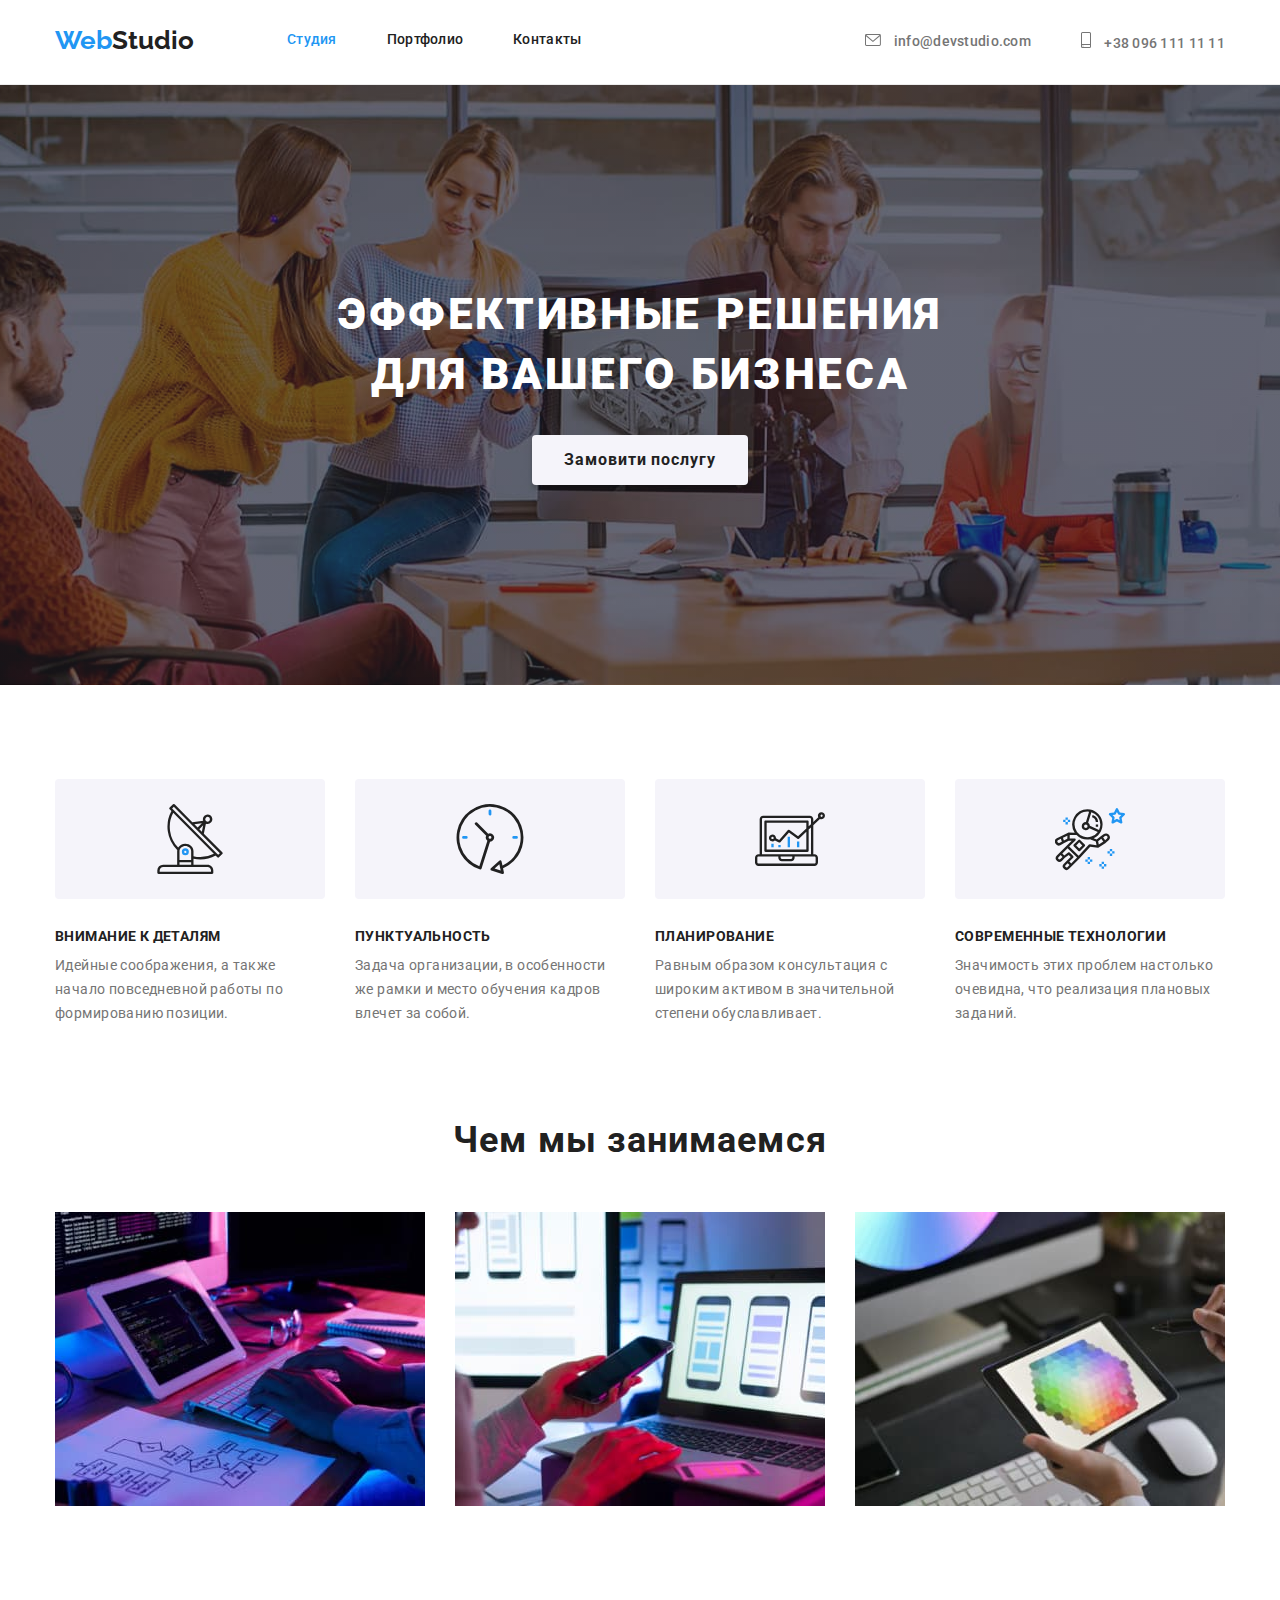
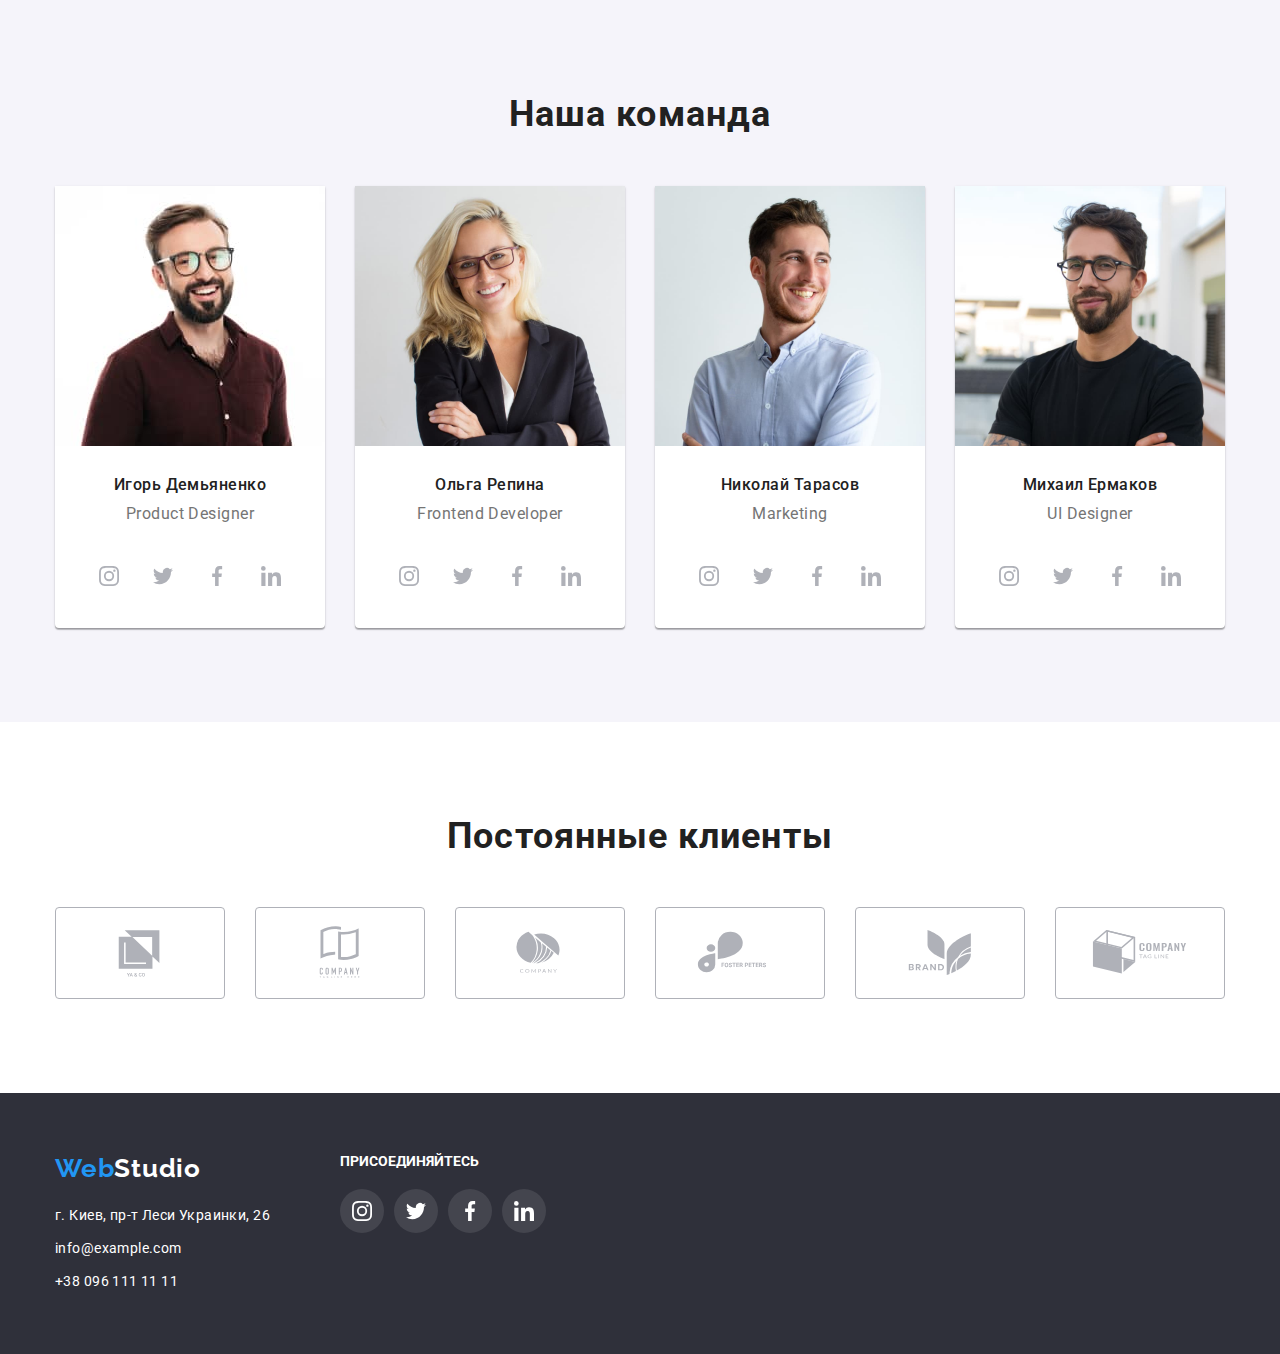
<file: index.html>
<!DOCTYPE html>
<html lang="en">
  <head>
    <meta charset="UTF-8" />
    <meta http-equiv="X-UA-Compatible" content="IE=edge" />
    <meta name="viewport" content="width=device-width, initial-scale=1.0" />
    <title>Студія</title>
    <link rel="preconnect" href="https://fonts.googleapis.com" />
    <link rel="preconnect" href="https://fonts.gstatic.com" crossorigin />
    <link
      href="https://fonts.googleapis.com/css2?family=Raleway:wght@700&family=Roboto:wght@400;500;700;900&display=swap"
      rel="stylesheet"
    />
    <link
      rel="stylesheet"
      href="https://cdnjs.cloudflare.com/ajax/libs/modern-normalize/1.1.0/modern-normalize.min.css"
    />
    <link rel="stylesheet" href="./css/styles.css" />
  </head>
  <body>
    <header class="page-header">
      <div class="container flex-header">
        <nav class="nav-flex">
          <a class="logo" href="./index.html">
            <span class="logo-accent">Web</span>Studio</a
          >
          <ul class="site-nav list-general">
            <li><a class="link current" href="./index.html">Студия</a></li>
            <li><a class="link" href="./portfolio.html">Портфолио</a></li>
            <li><a class="link" href="">Контакты</a></li>
          </ul>
        </nav>
        <ul class="header-contacts list-general">
          <li class="item-mail">
            <a class="link mail" href="emailto:info@devstudio.com"
              >
              <svg class="contacts-icon" width="16" height="12">
                <use 
                  href="./images/icons.svg#icon-envelope">
                </use>
              </svg>
              info@devstudio.com
            </a>
          </li>
          <li>
            <a class="link" href="tel:+380961111111">
              <svg class="contacts-icon" width="10" height="16">
                <use 
                  href="./images/icons.svg#icon-smartphone">
                </use>
              </svg>
              +38 096 111 11 11</a>
          </li>
        </ul>
      </div>
    </header>
    <main>
      <section class="hero">
        <div class="container">
          <h1 class="hero-title">
            Эффективные решения <br />
            для вашего бизнеса
          </h1>
          <button type="button" class="hero-button">Замовити послугу</button>
        </div>
      </section>
      <section class="preference-all">
        <div class="container">
          <h2 class="preference">Наши преимущества</h2>
          <ul class="list-general preference-list">
            <li class="preference-item">
              <div class="icon-background" >
                <svg width="70" height="70">
                  <use 
                    href="./images/icons.svg#icon-antenna">
                  </use>
                </svg>
              </div>
              <h3 class="title-preference">Внимание к деталям</h3>
              <p class="text-preference">
                Идейные соображения, а также начало повседневной работы по
                формированию позиции.
              </p>
            </li>
            <li class="preference-item">
              <div class="icon-background">
                <svg width="70" height="70">
                  <use 
                    href="./images/icons.svg#icon-clock">
                  </use>
                </svg>
              </div>
              <h3 class="title-preference">Пунктуальность</h3>
              <p class="text-preference">
                Задача организации, в особенности же рамки и место обучения
                кадров влечет за собой.
              </p>
            </li>
            <li class="preference-item">
              <div class="icon-background">
                <svg width="70" height="70">
                  <use 
                    href="./images/icons.svg#icon-diagram">
                  </use>
                </svg>
              </div>
              <h3 class="title-preference">Планирование</h3>
              <p class="text-preference">
                Равным образом консультация с широким активом в значительной
                степени обуславливает.
              </p>
            </li>
            <li class="preference-item">
              <div class="icon-background">
                <svg width="70" height="70">
                  <use 
                    href="./images/icons.svg#icon-astronaut">
                  </use>
                </svg>
              </div>
              <h3 class="title-preference">Современные технологии</h3>
              <p class="text-preference">
                Значимость этих проблем настолько очевидна, что реализация
                плановых заданий.
              </p>
            </li>
          </ul>
        </div>
      </section>
      <section class="occupation-all">
        <div class="container">
          <h2 class="title-general">Чем мы занимаемся</h2>
          <ul class="list-general occupation-list">
            <li class="occupation-box">
              <img
                src="./images/what-we-do/img-1-programming-hands.jpg"
                alt="руки на клавіатурі"
                width="370"
              />
            </li>
            <li class="occupation-box">
              <img
                src="./images/what-we-do/img-2-design-programs-on-the-phone.jpg"
                alt="дизайн програми на телефон"
                width="370"
              />
            </li>
            <li class="occupation-box">
              <img
                src="./images/what-we-do/img-3tablet-with-color-palette.jpg"
                alt="планшет із палітрою"
                width="370"
              />
            </li>
          </ul>
        </div>
      </section>
      <section class="team-all">
        <div class="container">
          <h2 class="title-general">Наша команда</h2>
          <ul class="list-general team-list">
            <li class="team-card">
              <img
                src="./images/team/img1-product-designer.jpg"
                alt="Чоловік із бородою та в окулярах у сорочці"
                width="370"
              />
              <div class="team-text">
                <h3 class="worker-name">Игорь Демьяненко</h3>
                <p class="worker-position">Product Designer</p>
              </div>
              <div class="team-social">
                <ul class="social">
                  <li>
                    <a class="social-link  social-link-team" aria-label="Instagram" href="">
                      <svg class="social-icon" width="20" height="20">
                        <use 
                          href="./images/icons.svg#icon-instagram">
                        </use>
                      </svg>
                    </a>
                  </li>
                  <li>
                    <a class="social-link  social-link-team" aria-label="Twitter" href="">
                      <svg class="social-icon" width="20" height="20">
                        <use 
                          href="./images/icons.svg#icon-twitter">
                        </use>
                      </svg>
                    </a>
                  </li>
                  <li>
                    <a class="social-link  social-link-team" aria-label="Facebook" href="">
                      <svg class="social-icon" width="20" height="20">
                        <use 
                          href="./images/icons.svg#icon-facebook">
                        </use>
                      </svg>
                    </a>
                  </li>
                  <li>
                    <a class="social-link  social-link-team" aria-label="Linkedin" href="">
                      <svg class="social-icon" width="20" height="20">
                        <use 
                          href="./images/icons.svg#icon-linkedin">
                        </use>
                      </svg>
                    </a>
                  </li>
                </ul>
              </div>
            </li>
            <li class="team-card">
              <img
                src="./images/team/img4-ui-designer.jpg"
                alt="Блондинка в окулярах "
                width="370"
              />
              <div class="team-text">
                <h3 class="worker-name">Ольга Репина</h3>
                <p class="worker-position">Frontend Developer</p>
              </div>
              <div class="team-social">
                <ul class="social">
                  <li>
                    <a class="social-link  social-link-team" aria-label="Instagram" href="">
                      <svg class="social-icon" width="20" height="20">
                        <use 
                          href="./images/icons.svg#icon-instagram">
                        </use>
                      </svg>
                    </a>
                  </li>
                  <li>
                    <a class="social-link  social-link-team" aria-label="Twitter" href="">
                      <svg class="social-icon" width="20" height="20">
                        <use 
                          href="./images/icons.svg#icon-twitter">
                        </use>
                      </svg>
                    </a>
                  </li>
                  <li>
                    <a class="social-link  social-link-team" aria-label="Facebook" href="">
                      <svg class="social-icon" width="20" height="20">
                        <use 
                          href="./images/icons.svg#icon-facebook">
                        </use>
                      </svg>
                    </a>
                  </li>
                  <li>
                    <a class="social-link  social-link-team" aria-label="Linkedin" href="">
                      <svg class="social-icon" width="20" height="20">
                        <use 
                          href="./images/icons.svg#icon-linkedin">
                        </use>
                      </svg>
                    </a>
                  </li>
                </ul>
              </div>
            </li>
            <li class="team-card">
              <img
                src="./images/team/img3-marketing.jpg"
                alt="Чоловік у голубій сорочці"
                width="370"
              />
              <div class="team-text">
                <h3 class="worker-name">Николай Тарасов</h3>
                <p class="worker-position">Marketing</p>
              </div>
              <div class="team-social">
                <ul class="social">
                  <li>
                    <a class="social-link  social-link-team" aria-label="Instagram" href="">
                      <svg class="social-icon" width="20" height="20">
                        <use 
                          href="./images/icons.svg#icon-instagram">
                        </use>
                      </svg>
                    </a>
                  </li>
                  <li>
                    <a class="social-link  social-link-team" aria-label="Twitter" href="">
                      <svg class="social-icon" width="20" height="20">
                        <use 
                          href="./images/icons.svg#icon-twitter">
                        </use>
                      </svg>
                    </a>
                  </li>
                  <li>
                    <a class="social-link  social-link-team" aria-label="Facebook" href="">
                      <svg class="social-icon" width="20" height="20">
                        <use 
                          href="./images/icons.svg#icon-facebook">
                        </use>
                      </svg>
                    </a>
                  </li>
                  <li>
                    <a class="social-link  social-link-team" aria-label="Linkedin" href="">
                      <svg class="social-icon" width="20" height="20">
                        <use 
                          href="./images/icons.svg#icon-linkedin">
                        </use>
                      </svg>
                    </a>
                  </li>
                </ul>
              </div>
            </li>
            <li class="team-card">
              <img
                src="./images/team/img2-frontend-developer.jpg"
                alt="Чоловік із бородою та в окулярах у футболці"
                width="370"
              />
              <div class="team-text">
                <h3 class="worker-name">Михаил Ермаков</h3>
                <p class="worker-position">UI Designer</p>
              </div>
              <div class="team-social">
                <ul class="social">
                  <li>
                    <a class="social-link  social-link-team" aria-label="Instagram" href="">
                      <svg class="social-icon" width="20" height="20">
                        <use 
                          href="./images/icons.svg#icon-instagram">
                        </use>
                      </svg>
                    </a>
                  </li>
                  <li>
                    <a class="social-link  social-link-team" aria-label="Twitter" href="">
                      <svg class="social-icon" width="20" height="20">
                        <use 
                          href="./images/icons.svg#icon-twitter">
                        </use>
                      </svg>
                    </a>
                  </li>
                  <li>
                    <a class="social-link  social-link-team" aria-label="Facebook" href="">
                      <svg class="social-icon" width="20" height="20">
                        <use 
                          href="./images/icons.svg#icon-facebook">
                        </use>
                      </svg>
                    </a>
                  </li>
                  <li>
                    <a class="social-link  social-link-team" aria-label="Linkedin" href="">
                      <svg class="social-icon" width="20" height="20">
                        <use 
                          href="./images/icons.svg#icon-linkedin">
                        </use>
                      </svg>
                    </a>
                  </li>
                </ul>
              </div>
            </li>
          </ul>
        </div>
      </section>
      <section class="clients-section">
        <div class="container">
          <h2 class="title-general">Постоянные клиенты </h2>
          <ul class="clients-list">
            <li class="clients-item">
              <a class="clients-link" href="">
                <svg class="clients-icon" width="106" height="60">
                  <use 
                    href="./images/icons.svg#icon-logo-1">
                  </use>
                </svg>
              </a>
            </li>
            <li class="clients-item">
              <a class="clients-link" href="">
                <svg class="clients-icon" width="106" height="60">
                  <use 
                    href="./images/icons.svg#icon-logo-2">
                  </use>
                </svg>
              </a>
            </li>
            <li class="clients-item">
              <a class="clients-link" href="">
                <svg class="clients-icon" width="106" height="60">
                  <use 
                    href="./images/icons.svg#icon-logo-3">
                  </use>
                </svg>
              </a>
            </li>
            <li class="clients-item">
              <a class="clients-link" href="">
                <svg class="clients-icon" width="106" height="60">
                  <use 
                    href="./images/icons.svg#icon-logo-4">
                  </use>
                </svg>
              </a>
            </li>
            <li class="clients-item">
              <a class="clients-link" href="">
                <svg class="clients-icon" width="106" height="60">
                  <use 
                    href="./images/icons.svg#icon-logo-5">
                  </use>
                </svg>
              </a>
            </li>
            <li class="clients-item">
              <a class="clients-link" href="">
                <svg class="clients-icon" width="106" height="60">
                  <use 
                    href="./images/icons.svg#icon-logo-6">
                  </use>
                </svg>
              </a>
            </li>
          </ul>
        </div>
      </section>
    </main>
    <footer class="footer">
      <div class="container footer-container">
        <div class="address">
          <a class="footer-logo" href="./index.html">
            <span class="logo-accent">Web</span>Studio</a
          >
          <address class="address-all">
            <ul class="list-general footer-contacts">
              <li>
                <a
                  class="street-address"
                  href="https://bit.ly/3pXMvUd"
                  target="_blank"
                  rel="noopener noreferrer"
                  >г. Киев, пр-т Леси Украинки, 26</a
                >
              </li>
              <li>
                <a class="link" href="mailto:info@devstudio.com"
                  >info@example.com</a
                >
              </li>
              <li>
                <a class="link" href="tel:+380961111111">+38 096 111 11 11</a>
              </li>
            </ul>
          </address>
        </div>
        <div>
          <p class="address-text">Присоединяйтесь</p>
          <ul class="footer-social-list">
            <li>
              <a class="social-link footer-social-link" href="">
                <svg class="social-icon" width="20" height="20">
                  <use 
                    href="./images/icons.svg#icon-instagram">
                  </use>
                </svg>
              </a>
            </li>
            <li>
              <a class="social-link footer-social-link" href="">
                <svg class="social-icon" width="20" height="20">
                  <use 
                    href="./images/icons.svg#icon-twitter">
                  </use>
                </svg>
              </a>
            </li>
            <li>
              <a class=" social-link footer-social-link" href="">
                <svg class="social-icon" width="20" height="20">
                  <use 
                    href="./images/icons.svg#icon-facebook">
                  </use>
                </svg>
              </a>
            </li>
            <li>
              <a class=" social-link footer-social-link" href="">
                <svg class="social-icon" width="20" height="20">
                  <use 
                    href="./images/icons.svg#icon-linkedin">
                  </use>
                </svg>
              </a>
            </li>
          </ul>
        </div>
      </div>
    </footer>
  </body>
</html>
</file>
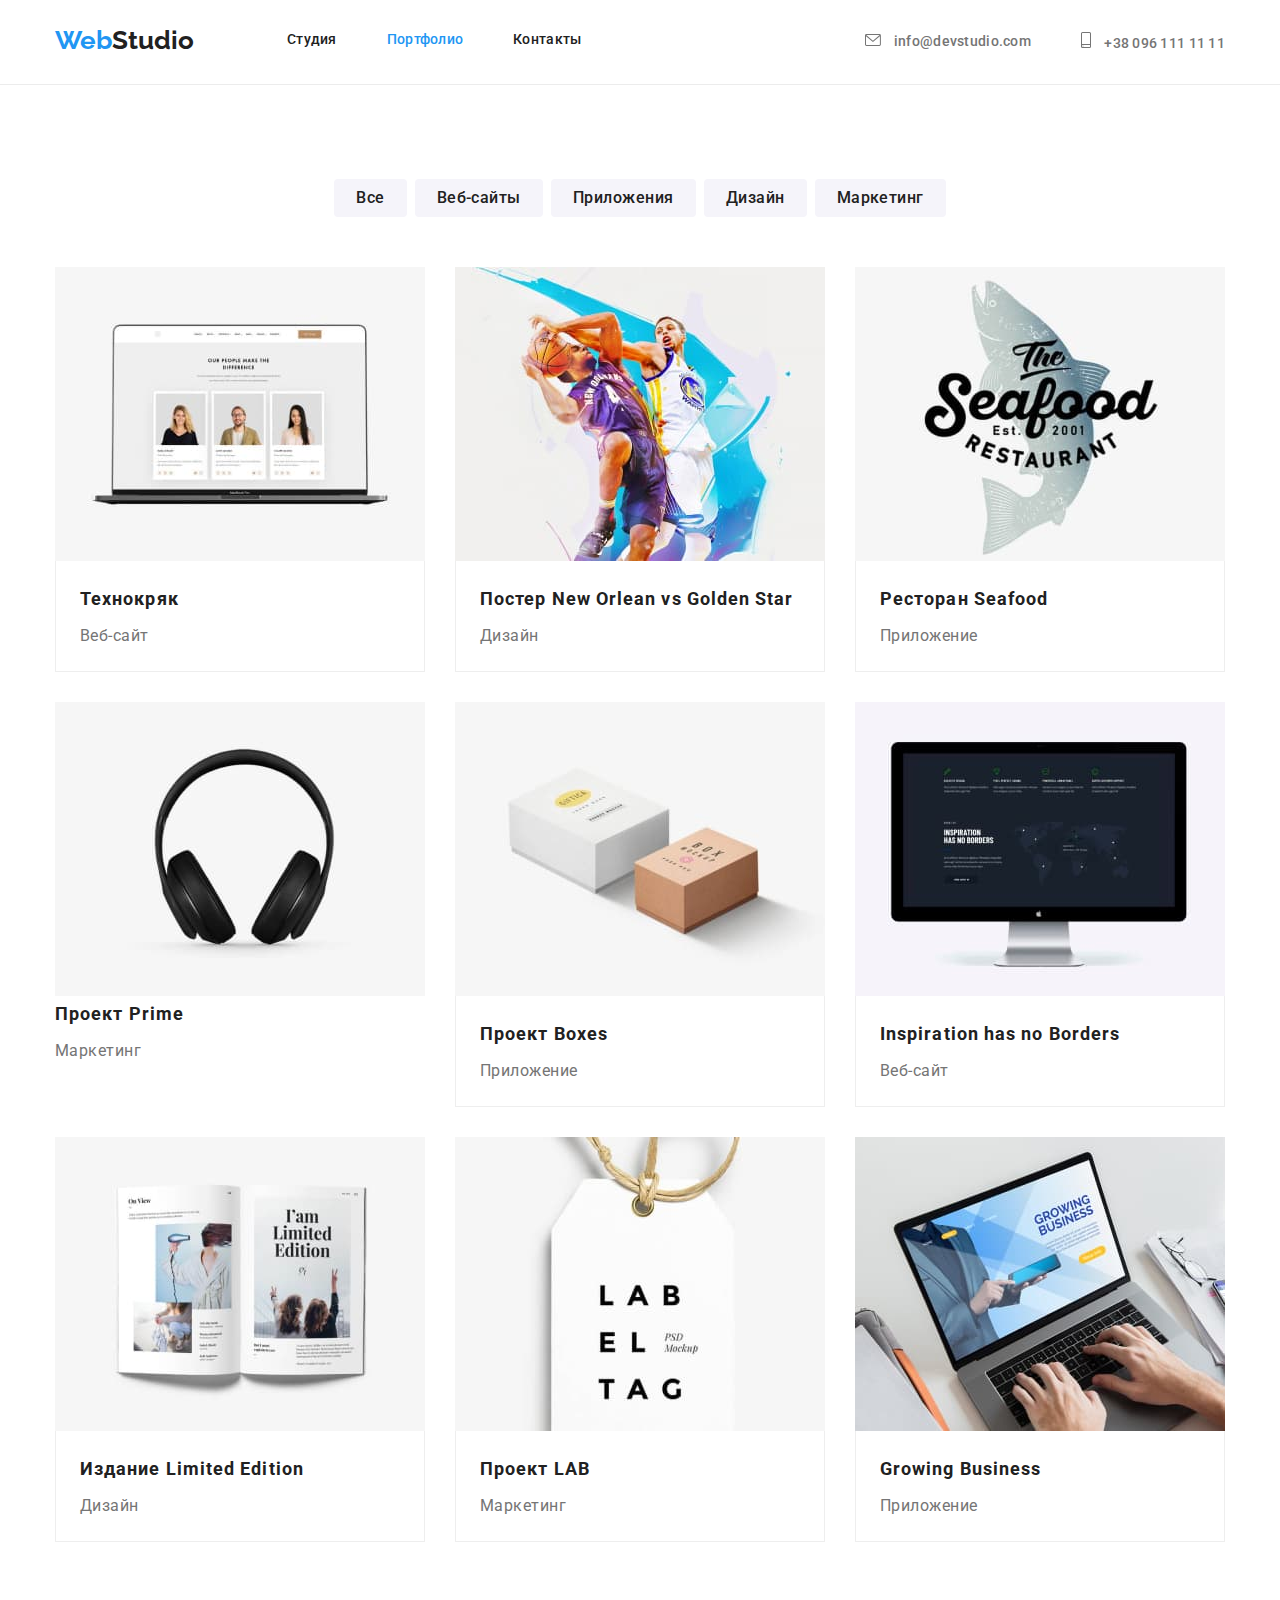
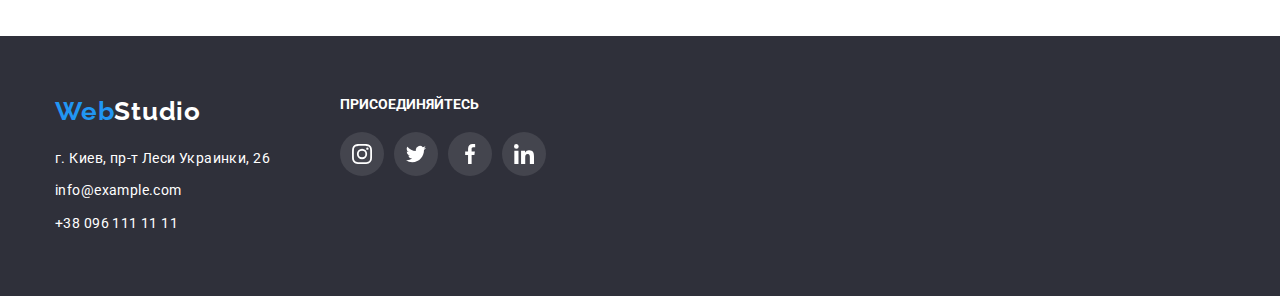
<file: portfolio.html>
<!DOCTYPE html>
<html lang="en">
  <head>
    <meta charset="UTF-8" />
    <meta http-equiv="X-UA-Compatible" content="IE=edge" />
    <meta name="viewport" content="width=device-width, initial-scale=1.0" />
    <title>Студія</title>
    <link rel="preconnect" href="https://fonts.googleapis.com" />
    <link rel="preconnect" href="https://fonts.gstatic.com" crossorigin />
    <link
      href="https://fonts.googleapis.com/css2?family=Raleway:wght@700&family=Roboto:wght@400;500;700;900&display=swap"
      rel="stylesheet"
    />
    <link
      rel="stylesheet"
      href="https://cdnjs.cloudflare.com/ajax/libs/modern-normalize/1.1.0/modern-normalize.min.css"
    />
    <link rel="stylesheet" href="./css/styles.css" />
  </head>
  <body>
    <header class="page-header">
      <div class="container flex-header">
        <nav class="nav-flex">
          <a class="logo" href="./index.html">
            <span class="logo-accent">Web</span>Studio</a
          >
          <ul class="site-nav list-general">
            <li><a class="link" href="./index.html">Студия</a></li>
            <li>
              <a class="link current" href="./portfolio.html">Портфолио</a>
            </li>
            <li><a class="link" href="">Контакты</a></li>
          </ul>
        </nav>
        <ul class="header-contacts list-general">
          <li class="item-mail">
            <a class="link mail" href="emailto:info@devstudio.com"
              >
              <svg class="contacts-icon" width="16" height="12">
                <use 
                  href="./images/icons.svg#icon-envelope">
                </use>
              </svg>
              info@devstudio.com
            </a>
          </li>
          <li>
            <a class="link" href="tel:+380961111111">
              <svg class="contacts-icon" width="10" height="16">
                <use 
                  href="./images/icons.svg#icon-smartphone">
                </use>
              </svg>
              +38 096 111 11 11</a>
          </li>
        </ul>
      </div>
    </header>
    <main>
      <section class="examples-section">
        <div class="container">
          <h1 class="examples">Приклади наших робіт</h1>
          <ul class="examples-button-list list-general">
            <li><button type="button" class="examples-button">Все</button></li>
            <li>
              <button type="button" class="examples-button">Веб-сайты</button>
            </li>
            <li>
              <button type="button" class="examples-button">Приложения</button>
            </li>
            <li>
              <button type="button" class="examples-button">Дизайн</button>
            </li>
            <li>
              <button type="button" class="examples-button">Маркетинг</button>
            </li>
          </ul>
          <ul class="list-general examples-list">
            <li class="examples-box">
              <a href="" class="examples-link">
                <img
                  src="./images/portfolio/technokrak.jpg"
                  alt="Екран із зображеннями"
                  width="100%"
                  height="294"
                />
                <div class="examples-text-box">
                  <h2 class="examples-title">Технокряк</h2>
                  <p class="examples-text">Веб-сайт</p>
                </div>
              </a>
            </li>
            <li class="examples-box">
              <a href="" class="examples-link">
                <img
                  src="./images/portfolio/new-orlean-vs-golden-star.jpg"
                  alt="Два баскетболіста"
                  width="370"
                  height="294"
                />
                <div class="examples-text-box">
                  <h2 class="examples-title">
                    Постер New Orlean vs Golden Star
                  </h2>
                  <p class="examples-text">Дизайн</p>
                </div>
              </a>
            </li>
            <li class="examples-box">
              <a href="" class="examples-link">
                <img
                  src="./images/portfolio/seafood.jpg"
                  alt=" Емблема seafood"
                  width="370"
                  height="294"
                />
                <div class="examples-text-box">
                  <h2 class="examples-title">Ресторан Seafood</h2>
                  <p class="examples-text">Приложение</p>
                </div>
              </a>
            </li>
            <li class="examples-box">
              <a href="" class="examples-link">
                <img
                  src="./images/portfolio/prime.jpg"
                  alt="Великі чорні навушники"
                  width="370"
                  height="294"
                />
                <h2 class="examples-title">Проект Prime</h2>
                <p class="examples-text">Маркетинг</p>
              </a>
            </li>
            <li class="examples-box">
              <a href="" class="examples-link">
                <img
                  src="./images/portfolio/boxes.jpg"
                  alt="Два ящики"
                  width="370"
                  height="294"
                />
                <div class="examples-text-box">
                  <h2 class="examples-title">Проект Boxes</h2>
                  <p class="examples-text">Приложение</p>
                </div>
              </a>
            </li>
            <li class="examples-box">
              <a href="" class="examples-link">
                <img
                  src="./images/portfolio/inspiration-has-no-borders.jpg"
                  alt="Екран із зображенням карти світу"
                  width="370"
                  height="294"
                />
                <div class="examples-text-box">
                  <h2 class="examples-title">Inspiration has no Borders</h2>
                  <p class="examples-text">Веб-сайт</p>
                </div>
              </a>
            </li>
            <li class="examples-box">
              <a href="" class="examples-link">
                <img
                  src="./images/portfolio/limited-edition.jpg"
                  alt="Розкритий журнал із заголовком I`am Limited Edition"
                  width="370"
                  height="294"
                />
                <div class="examples-text-box">
                  <h2 class="examples-title">Издание Limited Edition</h2>
                  <p class="examples-text">Дизайн</p>
                </div>
              </a>
            </li>
            <li class="examples-box">
              <a href="" class="examples-link">
                <img
                  src="./images/portfolio/lab.jpg"
                  alt=" Бірка LAB EL TAG"
                  width="370"
                  height="294"
                />
                <div class="examples-text-box">
                  <h2 class="examples-title">Проект LAB</h2>
                  <p class="examples-text">Маркетинг</p>
                </div>
              </a>
            </li>
            <li class="examples-box">
              <a href="" class="examples-link">
                <img
                  src="./images/portfolio/growing-business.jpg"
                  alt="Ноутбук із зображенням Growing Business"
                  width="370"
                  height="294"
                />
                <div class="examples-text-box">
                  <h2 class="examples-title">Growing Business</h2>
                  <p class="examples-text">Приложение</p>
                </div>
              </a>
            </li>
          </ul>
        </div>
      </section>
    </main>
    <footer class="footer">
      <div class="container footer-container">
        <div class="address">
          <a class="footer-logo" href="./index.html">
            <span class="logo-accent">Web</span>Studio</a
          >
          <address class="address-all">
            <ul class="list-general footer-contacts">
              <li>
                <a
                  class="street-address"
                  href="https://bit.ly/3pXMvUd"
                  target="_blank"
                  rel="noopener noreferrer"
                  >г. Киев, пр-т Леси Украинки, 26</a
                >
              </li>
              <li>
                <a class="link" href="mailto:info@devstudio.com"
                  >info@example.com</a
                >
              </li>
              <li>
                <a class="link" href="tel:+380961111111">+38 096 111 11 11</a>
              </li>
            </ul>
          </address>
        </div>
        <div>
          <p class="address-text">Присоединяйтесь</p>
          <ul class="footer-social-list">
            <li>
              <a class="social-link footer-social-link" href="">
                <svg class="social-icon" width="20" height="20">
                  <use 
                    href="./images/icons.svg#icon-instagram">
                  </use>
                </svg>
              </a>
            </li>
            <li>
              <a class="social-link footer-social-link" href="">
                <svg class="social-icon" width="20" height="20">
                  <use 
                    href="./images/icons.svg#icon-twitter">
                  </use>
                </svg>
              </a>
            </li>
            <li>
              <a class=" social-link footer-social-link" href="">
                <svg class="social-icon" width="20" height="20">
                  <use 
                    href="./images/icons.svg#icon-facebook">
                  </use>
                </svg>
              </a>
            </li>
            <li>
              <a class=" social-link footer-social-link" href="">
                <svg class="social-icon" width="20" height="20">
                  <use 
                    href="./images/icons.svg#icon-linkedin">
                  </use>
                </svg>
              </a>
            </li>
          </ul>
        </div>
      </div>
  </body>
</html>
</file>
<file: css/styles.css>
/* Змінні кольори */
:root {
  --primary-background-color: rgba(255,255,255,1);
  --primary-tex-color: rgba(117,117,117,1);
  --title-text-color: rgba(33,33,33,1);
  --background-color-hover: rgba(33,150,243,1);
  --button-background-color-normal:rgba(245, 244, 250, 1);
  --logo-color:rgba(33,33,33,1);
  --logo-accent-color:rgba(33,150,243,1);
  --hero-background-color: rgba(47,48,58,1);
  --site-nav-color:rgba(33,33,33,1);
  --hero-title-color: rgba(255,255,255,1);
  --hero-button-color: rgba(245,244,250,1);
  --button-hover-color:rgba(255,255,255,1);
  --team-background-color:rgba(245,244,250,1);
  --footer-background-color:rgba(47,48,58,1);
  --current-color:rgba(33,150,243,1);
  --footer-logo-color: rgba(255,255,255,1);
  --street-address-color:rgba(255,255,255,1);
  --examples-button-background-color:rgba(245,244,250,1);
  --examples-border: rgba(238, 238, 238, 1);
  --header-border:rgba(236, 236, 236, 1);
  --icon-color: rgba(175, 177, 184, 1);
  --icon-hover-color: rgba(255, 255, 255, 1);
  --icon-hover-color-background: rgba(33, 150, 243, 1);
}
/* Тіло */
body {
  font-family: 'Roboto', sans-serif;
  font-size: 14px;
  color: var(--primary-tex-color);
  background-color: var(--primary-background-color) ;
}

h1,
h2,
h3,
h4,
h5,
ul,
p {
  margin-top: 0;
  margin-bottom: 0;
  padding: 0;
  list-style: none;
}

img {
  display: block;
  max-width: 100%;
  height: auto;
}
.container {
  width: 1200px;
  padding-left: 15px;
  padding-right: 15px;
  margin: 0px auto;
}
.list-general {
  list-style: none;
  padding: 0;
  margin: 0;
}
.page-header {
  border-bottom: 1px solid var(--header-border);
}
.flex-header,
.site-nav,
.nav-flex {
  display: flex;
  justify-content:center;
}

address {
  font-style: normal;
}

.logo {
  display: block;
  padding-top: 25px;
  padding-bottom: 24px;
  margin-right: 93px;
  text-decoration: none;
  font-family: 'Raleway', sans-serif;
  font-weight: 700;
  font-size: 26px;
  line-height: 1.19;
  color: var(--logo-color);
}
.logo-accent {
  color: var(--logo-accent-color);
}

.site-nav .link,
.header-contacts .link {
  display: block;
  text-align: center;
  padding-top: 32px;
  padding-bottom: 32px;
}
.site-nav li:not(:last-child),
.header-contacts li:not(:last-child) {
  margin-right: 50px;
}

.header-contacts {
  display:flex;
  align-items: center;
  margin-left: auto;
}

.site-nav .link,
.header-contacts .link {
  font-weight: 500;
  font-size: 14px;
  line-height: 1.14;
  letter-spacing: 0.02em;
  text-decoration: none;
}
.site-nav .link {
  color: var(--site-nav-color);
}
.header-contacts .link {
  color: inherit;
}


.site-nav .link:hover,
.site-nav .link:focus,
.header-contacts .link:hover,
.header-contacts .link:focus,
.footer-contacts .link:hover,
.footer-contacts .link:focus,
.street-address:hover,
.street-address:focus {
  color: var(--background-color-hover);
}

.contacts-icon {
  margin-right: 10px;
  fill: currentColor;
}

.hero {
  max-width: 1600px;
  margin-left: auto;
  margin-right: auto;
  background-image: linear-gradient(to right,rgba(47, 48, 58, 0.4),rgba(47, 48, 58, 0.4)), url(../images/hero-img.jpg);
  background-repeat: no-repeat;
  background-position: center;
  background-size: cover;
  background-color: var(--hero-background-color);
  text-align: center;
  padding: 200px 0px;

}
.hero-title {
  margin-top: 0;
  margin-bottom: 30px;
  font-weight: 900;
  font-size: 44px;
  line-height: 1.36;
  letter-spacing: 0.06em;
  text-transform: uppercase;
  color: var(--hero-title-color)
}

.hero-button {
  padding: 10px 32px;
  border-width: 0;
  border-radius: 4px;
  box-shadow: 0px 4px 4px rgb(0 0 0 / 15%);
  min-width: 200px;
  font-family: inherit;
  font-weight: 700;
  font-size: 16px;
  line-height: 1.87;
  letter-spacing: 0.06em;
  color: var(--hero-button-color);
}

.hero-button,
.examples-button {
  color: var(--title-text-color);
  background-color: var(--button-background-color-normal);
  cursor: pointer;
}

.hero-button:hover,
.examples-button:hover {
  color: var(--button-hover-color);
  background-color: var(--background-color-hover);
}

/* Наші переваги */

.preference-all,
.occupation-all,
.team-all,
.clients-section {
  padding: 94px 0px;
}
.preference-list {
  display: flex;
}

.preference,
.examples {
  position: absolute; 
  width: 1px; 
  height: 1px; 
  margin: -1px; 
  border: 0; 
  padding: 0; 
  white-space: nowrap; 
  clip-path: inset(100%); 
  clip: rect(0 0 0 0); 
  overflow: hidden; 
}
.preference-list .preference-item {
  width: 270px;
}
.preference-list li:not(:last-child) {
 margin-right: 30px;
}



.icon-background {
  display: flex;
  justify-content: center;
  align-items: center;
  height: 120px;
  margin-bottom: 30px;
  border-radius: 4px;
  background-color: rgba(245, 244, 250, 1);
} 

.title-preference {
  margin-bottom: 10px;
  text-transform: uppercase;
  color: var(--title-text-color);
  font-weight: 700;
  font-size: 14px;
  line-height: 1.14;
  letter-spacing: 0.03em;

}
.text-preference {
  font-size: 14px;
  line-height: 1.71;
  letter-spacing: 0.03em;
}



/* Чим ми займаємось */
.occupation-all { 
  padding-top: 0;
}
.occupation-list {
  display: flex;
}
.occupation-box:not(:nth-child(3n)) {
  margin-right: 30px;
}
/* Наша команда */
.team-all {
  background-color: var(--team-background-color);
}

.title-general {
  margin-bottom: 50px;
  color: var(--title-text-color);
  font-weight: 700;
  font-size: 36px;
  line-height: 1.16;
  letter-spacing: 0.03em;
  text-align: center;
}

.team-list {
  display: flex;
}

.team-list > li:not(:last-child) {
  margin-right: 30px;
}
.team-card {
  width: 270px;
  background-color: rgba(255, 255, 255, 1);
  box-shadow: 0px 1px 3px rgb(0 0 0 / 12%), 0px 1px 1px rgb(0 0 0 / 14%), 0px 2px 1px rgb(0 0 0 / 20%);
  border-radius: 0px 0px 4px 4px;
}
.team-text {
  padding: 30px 32px;
  text-align: center;
}
.worker-name {
  margin-bottom: 10px;
  color: var(--title-text-color);
  font-weight: 500;
  font-size: 16px;
  line-height: 1.18;
  letter-spacing: 0.03em;
}

.worker-position {
  font-size: 16px;
  line-height: 1.18;
  letter-spacing: 0.03em;
}

.team-social {
  padding-left: 32px;
  padding-right: 32px;
  padding-bottom: 30px;
}

.social {
  list-style-type: none;
  display: flex;
  justify-content: space-between;
}

.social-link {
  width: 44px;
  height: 44px;
  display: flex;
  justify-content: center;
  align-items: center;
  border-radius: 50%;
  background-repeat: no-repeat;
  background-position: center;
}

.social-link-team {
  background-color: rgb(255, 255, 255);
  color: var(--icon-color);
}

.social-link-team:hover,
.social-link-team:focus {
  background-color: var(--icon-hover-color-background);
  color: var(--icon-hover-color);
}

.social-icon {
  fill: currentColor;
}

.clients-list {
  display: flex;
}

.clients-item:not(:last-child) {
  margin-right: 30px;
}

.clients-link {
  width: 170px;
  height: 92px;
  border: 1px solid var(--icon-color);
  border-radius: 4px;
  display: flex;
  justify-content: center;
  align-items: center;
  color: var(--icon-color);
}
.clients-link:hover,
.clients-link:focus {
  border: 1px solid rgba(33, 150, 243, 1);
  color: rgba(33, 150, 243, 1);
}

.clients-link {
  fill: currentColor;
}


/*  Адреса */

.footer {
  padding: 60px 0px;
  background-color: var(--footer-background-color);
}

.footer-container {
  display: flex;
}

.address {
  display: flex;
  flex-direction: column;
  margin-right: 70px;
}

.address-text {
  margin-bottom: 20px;
  font-weight: 700;
  line-height: 16px;
  text-transform: uppercase;
  color: rgba(255, 255, 255, 1);
  ;
}

.footer-social-list {
  display: flex;
}

.footer-social-list li:not(:last-child) {
  margin-right: 10px;
}
.footer-social-link {
  background-color: rgb(255, 255, 255, 10%);
  color: var(--icon-hover-color);
}

.footer-social-link:hover,
.footer-social-link:focus {
  background-color: var(--icon-hover-color-background);
}

.footer-logo {
  display: inline-block;
  margin-bottom: 20px;
  font-family: 'Raleway', sans-serif;
  font-weight: 700;
  font-size: 26px;
  line-height: 1.19;
  letter-spacing: 0.03em;
  text-decoration: none;
  color: var(--footer-logo-color);
}

.street-address {
  font-size: 14px;
  line-height: 1.71;
  letter-spacing: 0.03em;
  text-decoration: none;
  text-align: left;
  color: var(--street-address-color);
}

.footer-contacts .link{
  font-size: 14px;
  line-height: 1.71;
  letter-spacing: 0.03em;
  text-decoration: none;
  text-align: left;
  color: var(--footer-logo-color);
}

.footer-contacts li:not(:last-child) { 
  margin-bottom: 9px;
}

.site-nav >li .current {
  color: var(--current-color);
}

/* Портфоліо */

.examples-section { 
  padding-top: 94px;
  padding-bottom: 94px;
}
.examples-button-list {
  display: flex;
  justify-content:center;
  margin-bottom: 50px;
}
.examples-button-list li:not(:last-child) {
    margin-right: 8px;
}
.examples-button {
  padding: 6px 22px;
  border: transparent;
  border-radius: 4px;
  font-family: inherit;
  font-weight: 500;
  font-size: 16px;
  line-height: 1.62;
  letter-spacing: 0.03em;
  background-color: var(--examples-button-background-color)
}

.examples-button:hover,
.examples-button:focus {
  box-shadow: 0px 3px 1px rgb(0 0 0 / 10%), 0px 1px 2px rgb(0 0 0 / 8%), 0px 2px 2px rgb(0 0 0 / 12%);
}

.examples-list {
  display: flex;
  flex-wrap: wrap;
}
.examples-text-box {
  padding: 20px 24px;
  border-left: 1px solid var(--examples-border);
  border-right: 1px solid var(--examples-border);
  border-bottom: 1px solid var(--examples-border);
}
.examples-title {
  margin-bottom: 4px;
  font-weight: 700;
  font-size: 18px;
  line-height: 2;
  letter-spacing: 0.06em;
  text-decoration: none;
  color: var(--title-text-color);
}

.examples-text {
  font-size: 16px;
  line-height: 1.87;
  letter-spacing: 0.03em;
  text-decoration: none;
  color: var(--primary-tex-color);
}
.examples-box{
  width: 370px;
}

.examples-box:hover,
.examples-box:focus {
  box-shadow: 0px 1px 1px rgb(0 0 0 / 12%), 0px 4px 4px rgb(0 0 0 / 6%), 1px 4px 6px rgb(0 0 0 / 16%);
}
.examples-box:not(:nth-child(3n)) {
  margin-right: 30px;
}
.examples-box:not(:nth-last-child(-n + 3)) {
  margin-bottom: 30px;
}
.examples-link {
  text-decoration: none;
}
</file>
